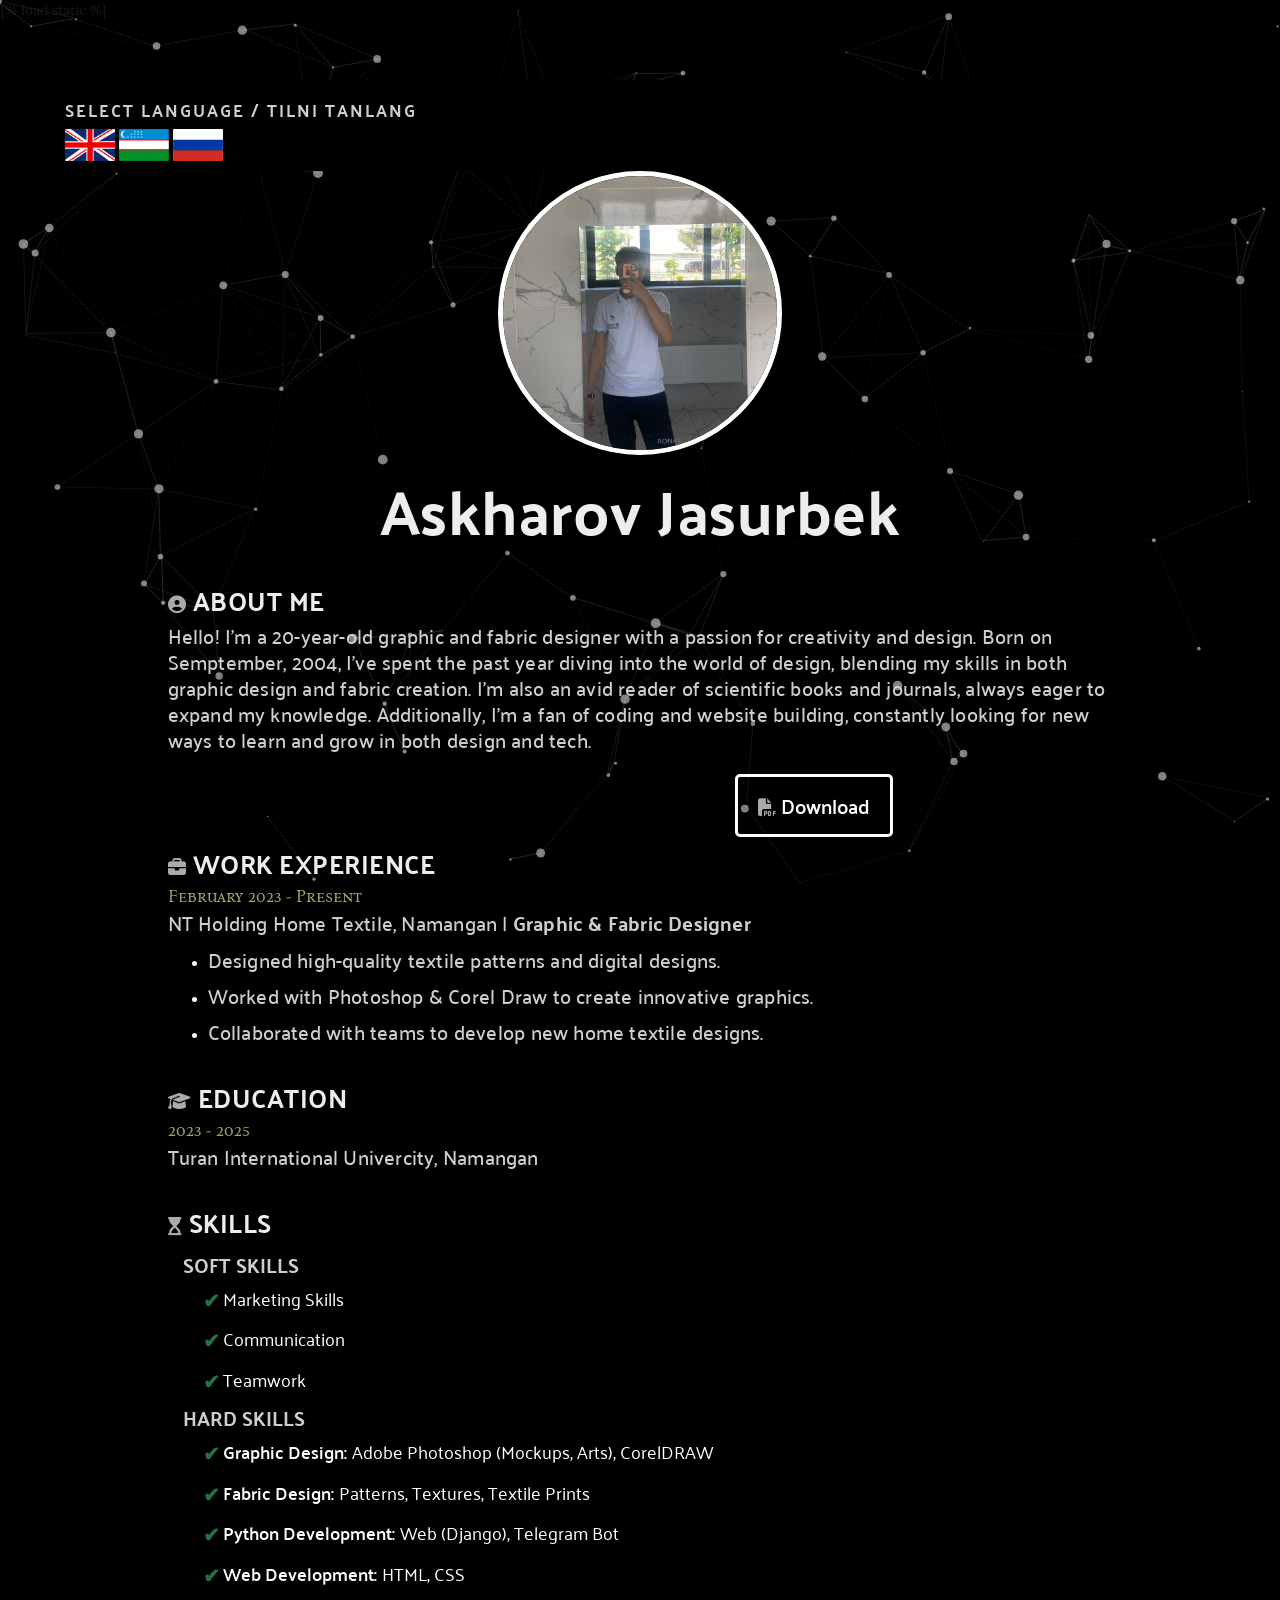
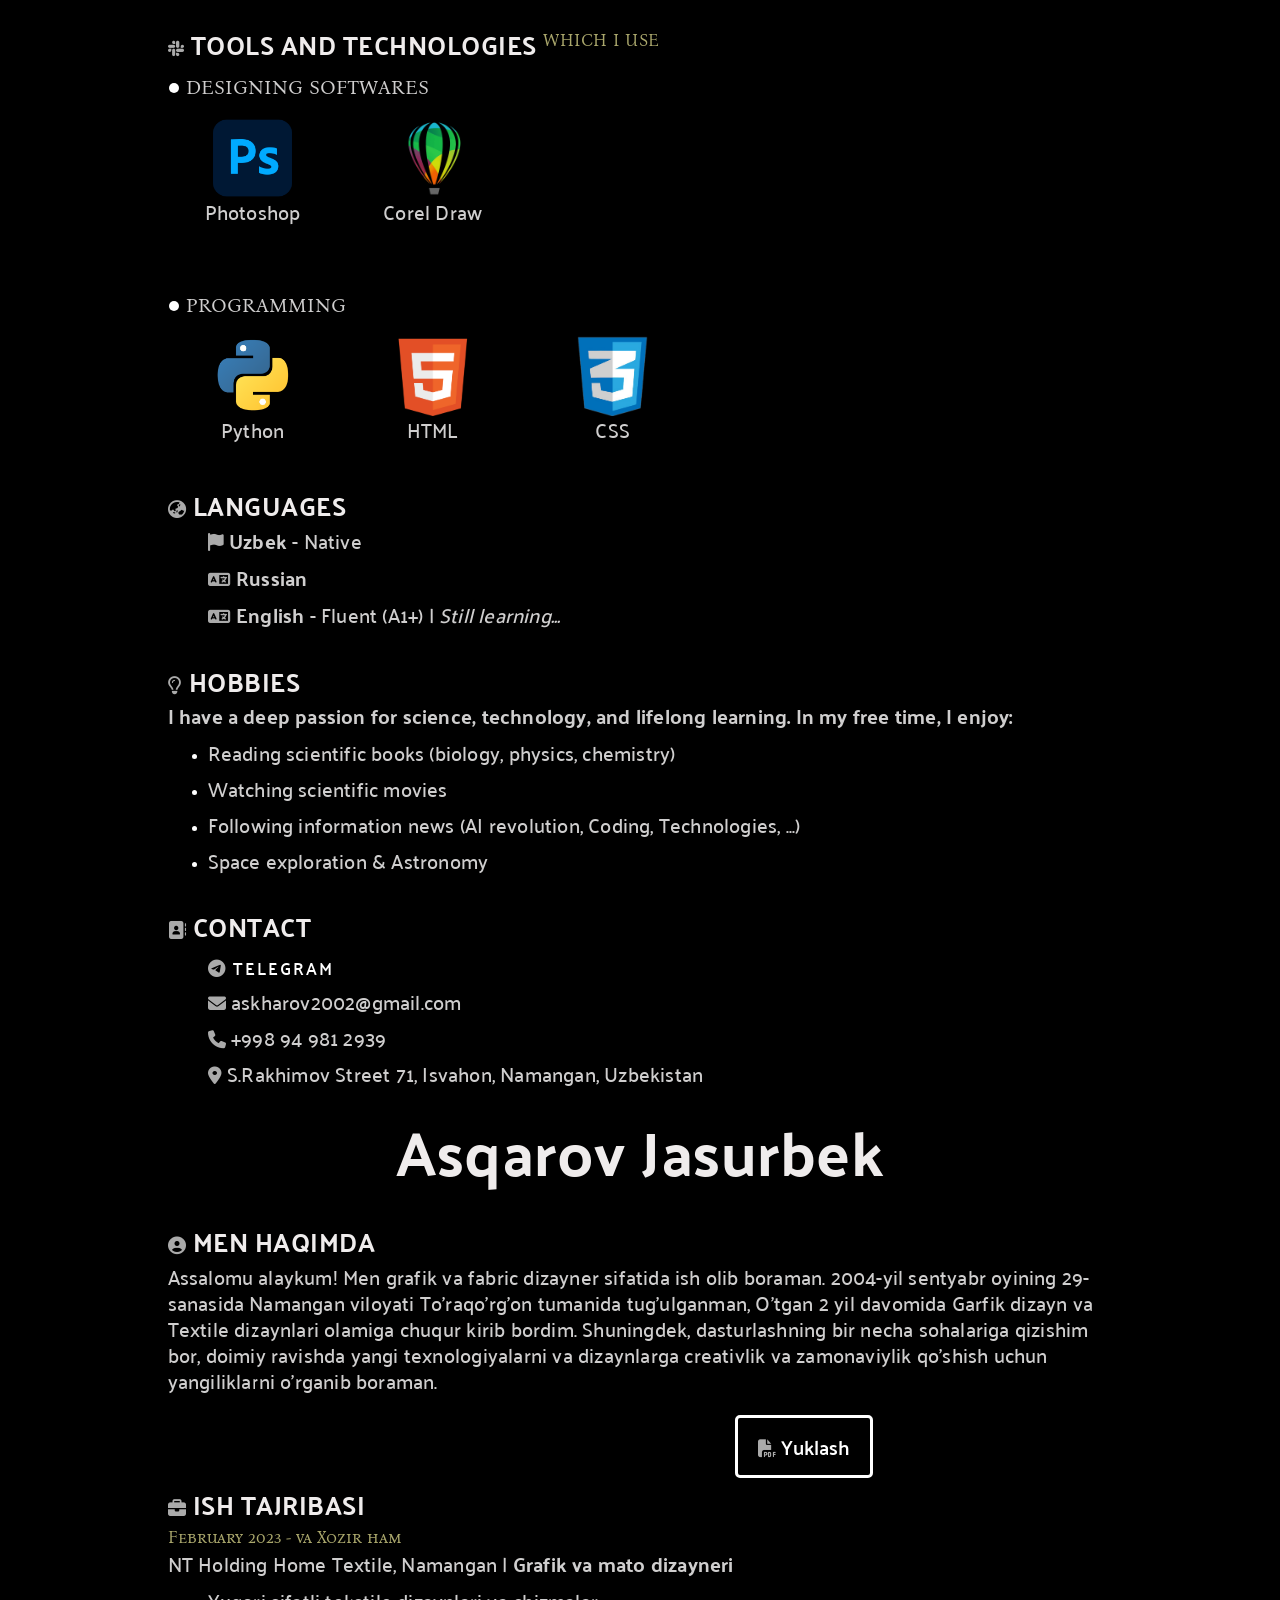
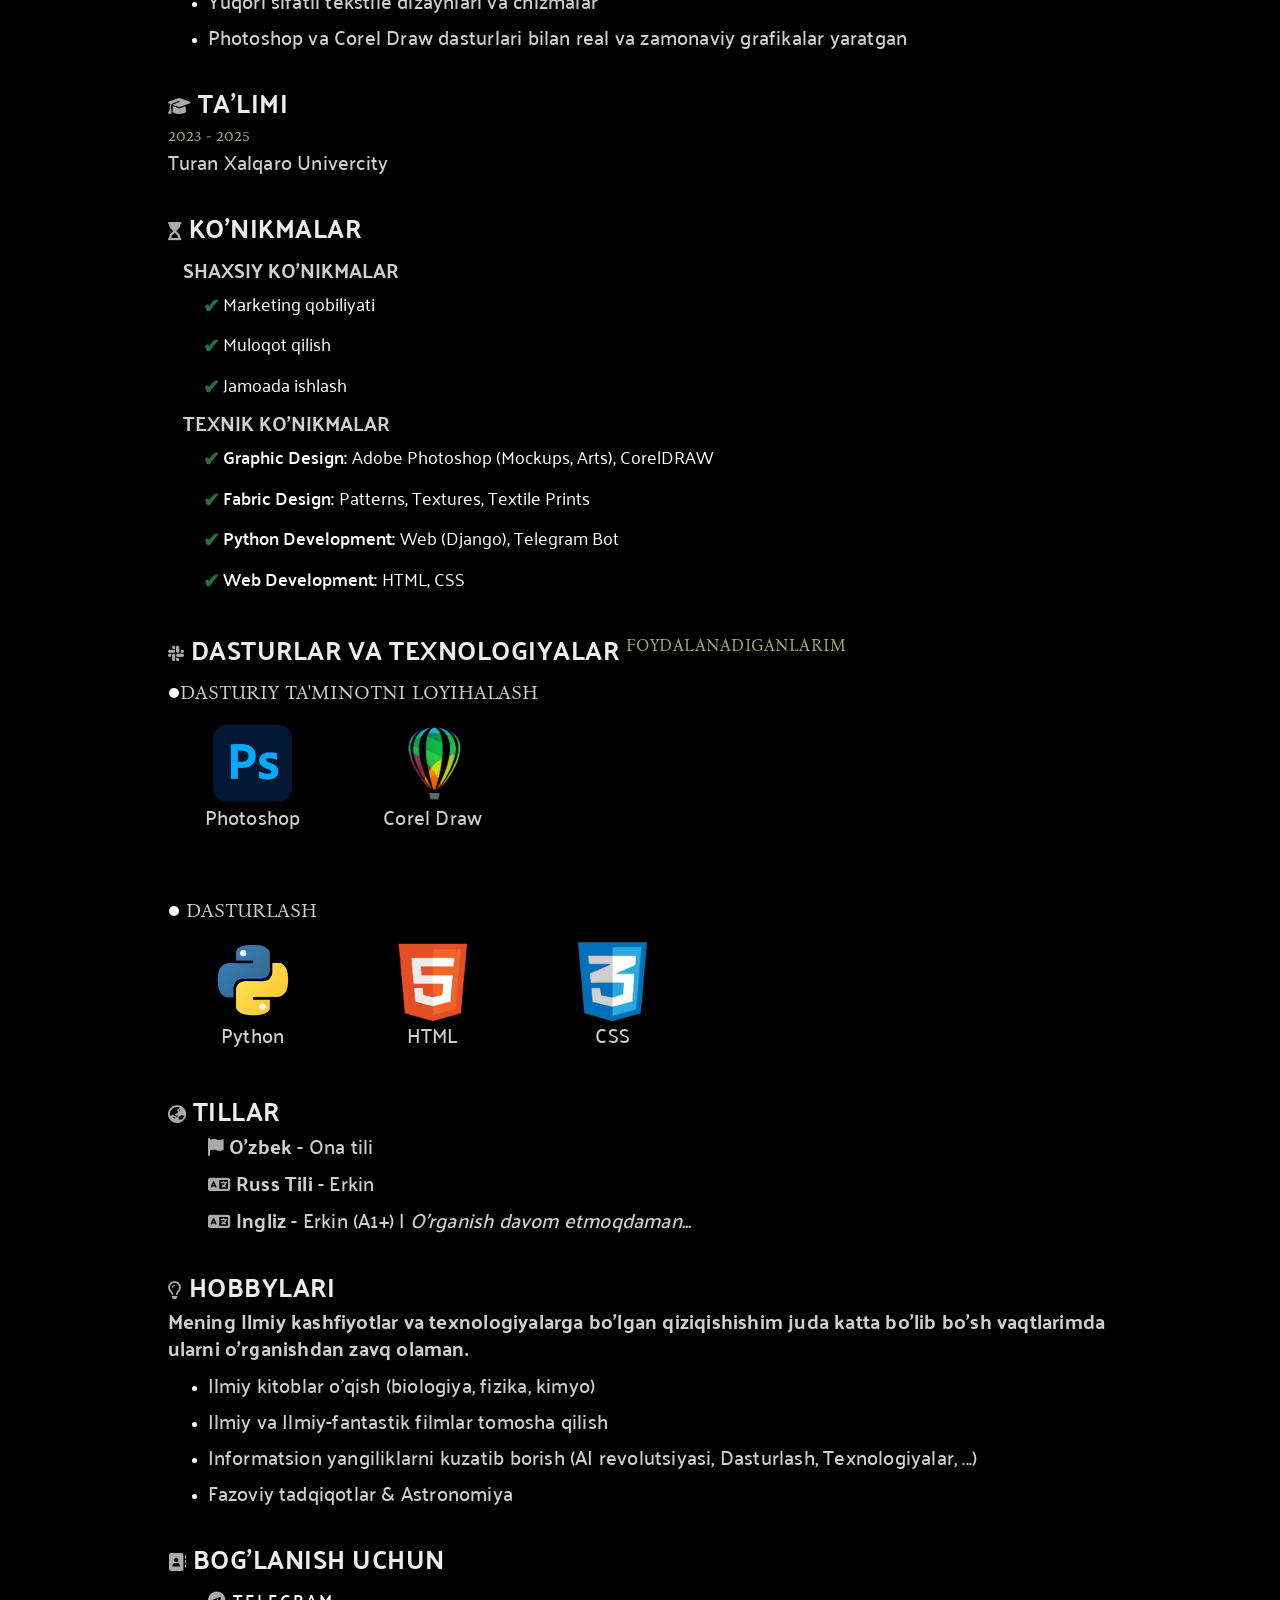
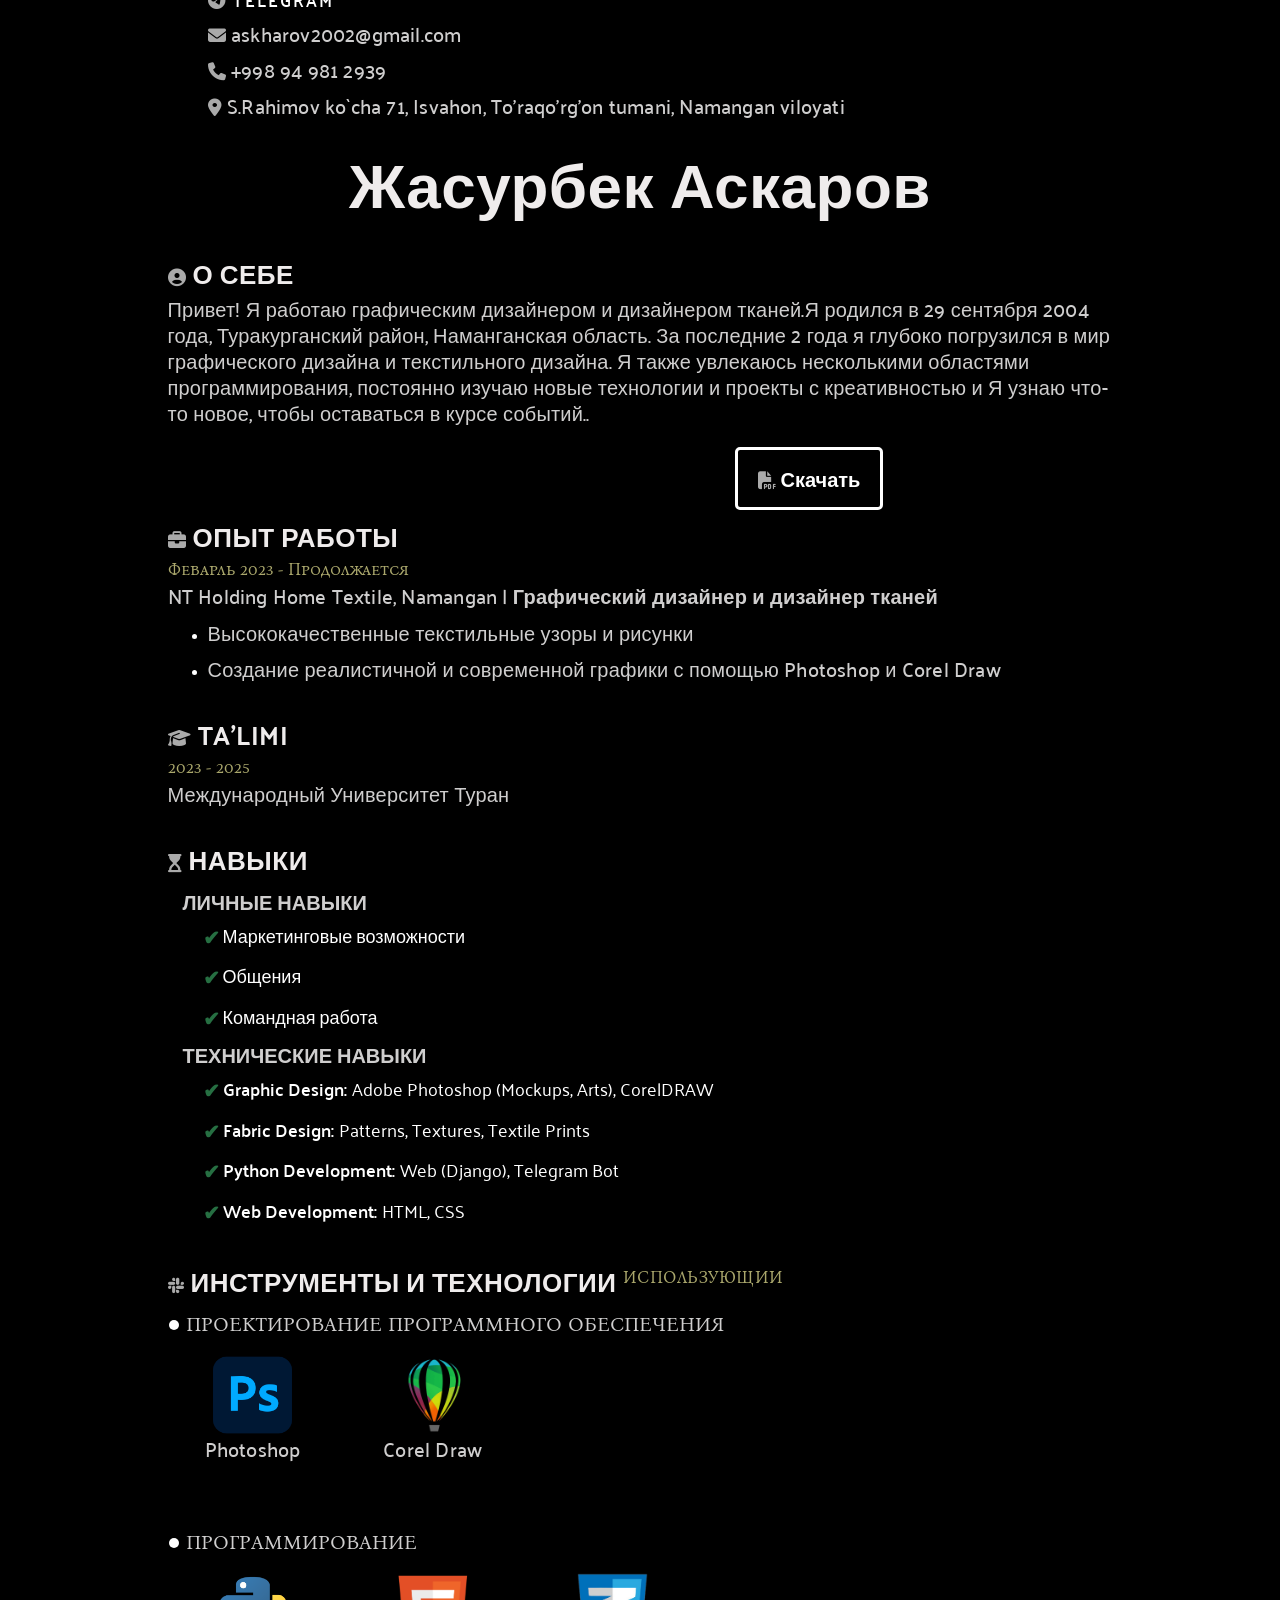
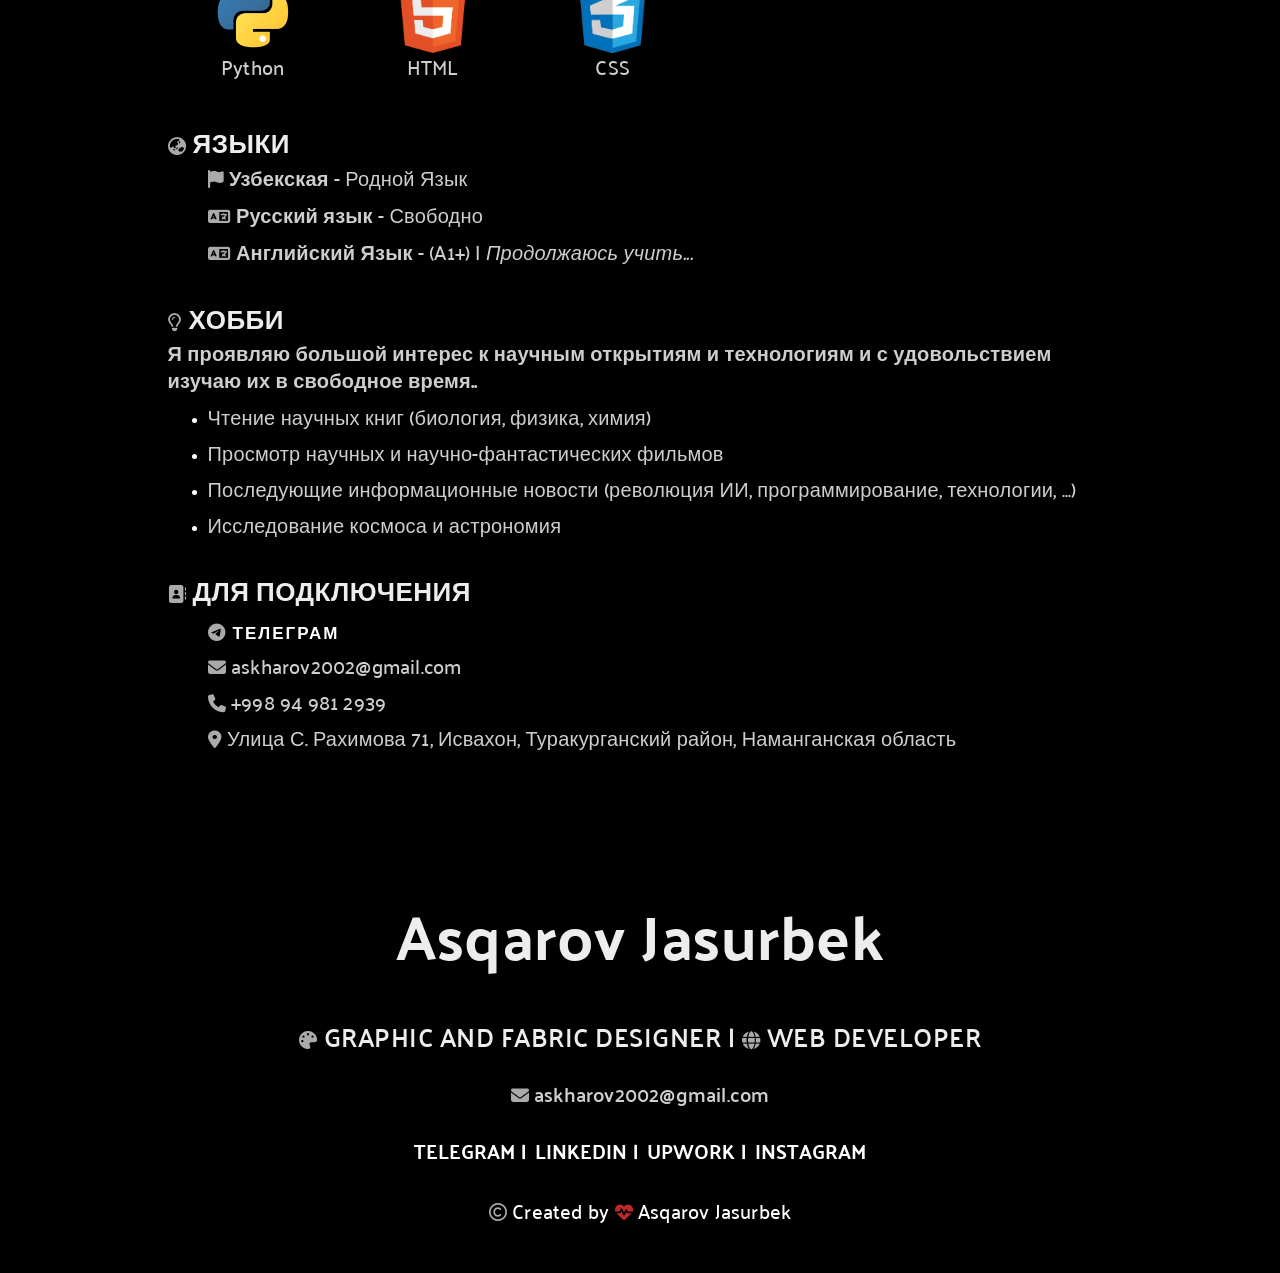
<file: index.html>
<!DOCTYPE html>
<html lang="en">
<head>
    {% load static %}
    <meta charset="UTF-8">
    <meta http-equiv="X-UA-Compatible" content="IE=Edge">
    <meta name="description" content="">
    <meta name="keywords" content="">
    <meta name="author" content="">
    <meta name="viewport" content="width=device-width, initial-scale=1, maximum-scale=1">
    <title>Askarov Jasurbek | Graphic Designer</title>

    <link rel="stylesheet" href="static/css/bootstrap.min.css">
    <link rel="stylesheet" href="static/css/font-awesome.min.css">
    <link rel="stylesheet" href="static/css/magnific-popup.css">

    <link rel="icon" type="image/png" sizes="16x16" href="static/images/favicon-16x16.png">
    <link rel="icon" type="image/png" sizes="32x32" href="static/images/favicon-32x32.png">
    <link rel="icon" type="image/png" sizes="72x72" href="static/images/favicon-72x72.png">

<!-- Main css -->
    <link rel="stylesheet" href="static/css/style.css">
    <link href="https://fonts.googleapis.com/css?family=Lora|Merriweather:300,400" rel="stylesheet">
    <link rel="stylesheet" href="https://cdnjs.cloudflare.com/ajax/libs/font-awesome/6.4.2/css/all.min.css">
    <link href="https://fonts.googleapis.com/css2?family=Bona+Nova+SC:ital,wght@0,400;0,700;1,400&family=Palanquin:wght@100;200;300;400;500;600;700&display=swap" rel="stylesheet">

</head>

<body>
    <section id="about">
     <div class="overlay"></div>
     <div id="particles-js"></div>
     <div class="container">
          <div class="row">
               <div class="lang-box">
                    <h4 style="font-weight: bold;">Select Language / Tilni tanlang</h4>
                    <a href="#en"><img class="flag" src="static/images/en_flag.png" alt="English"></a>
                    <a href="#uz"><img class="flag" src="static/images/uz_flag.png" alt="Uzbek"></a>
                    <a href="#ru"><img class="flag" src="static/images/ru_flag.jpg" alt="Russian"></a>
               </div>               
               <div class="col-md-offset-1 col-md-10 col-sm-12">

                    <a href="static/images/profile_img.jpg" class="image-popup">
                         <img src="static/images/profile_img.jpg" class="profile-img" alt="Gallery Image">
                    </a>

                    <h1 id="en">Askharov Jasurbek</h1>
                    <h3><i class="fa-solid fa-circle-user"></i> About me</h3>
                    <p style="margin-bottom: 40px;">Hello! I'm a 20-year-old graphic and fabric designer with a passion for creativity and design. 
                         Born on Semptember, 2004, I've spent the past year diving into the world of design, blending my skills in both graphic design 
                         and fabric creation. I'm also an avid reader of scientific books and journals, always eager to expand my knowledge. 
                         Additionally, I'm a fan of coding and website building, constantly looking for new ways to learn and grow in both design 
                         and tech.</p>
                    <a href="static/images/_OceanofPDF.com_Bright_-_Pimwana_Duanwad.pdf" download class="btn-download" blank="true">
                         <i class="fa-solid fa-file-pdf"></i> Download
                    </a>
               </div>
               <div class="col-md-offset-1 col-md-10 col-sm-12">	
                    <h3><i class="fa-solid fa-briefcase"></i> Work experience</h3>
                    <span>February 2023 - Present</span>
                    <p>NT Holding Home Textile, Namangan | <strong>Graphic & Fabric Designer</strong></p>
                    <ul style="color: white;">
                         <li><p>Designed high-quality textile patterns and digital designs.</p></li>
                         <li><p>Worked with Photoshop & Corel Draw to create innovative graphics.</p></li>
                         <li><p>Collaborated with teams to develop new home textile designs.</p></li>
                    </ul>
               </div>
               <div class="col-md-offset-1 col-md-10 col-sm-12">	
                    <h3><i class="fa-solid fa-graduation-cap"></i> Education</h3>
                    <span>2023 - 2025</span>
                    <p>Turan International Univercity, Namangan</p>
               </div>
               <div class="col-md-offset-1 col-md-10 col-sm-12 hs-skills">	
                    <h3><i class="fa-solid fa-hourglass-start"></i> Skills</h3>
                    <h4 style="font-weight: bold; font-size: 20px; letter-spacing: 0;">Soft Skills</h4>
                    <ul>
                         <li>Marketing Skills</li>
                         <li>Communication</li>
                         <li>Teamwork</li>
                    </ul>
                    <h4 style="font-weight: bold; font-size: 20px; letter-spacing: 0;">Hard Skills</h4>
                    <ul>
                         <li><strong>Graphic Design:</strong> Adobe Photoshop (Mockups, Arts), CorelDRAW</li>
                         <li><strong>Fabric Design:</strong> Patterns, Textures, Textile Prints</li>
                         <li><strong>Python Development:</strong> Web (Django), Telegram Bot</li>
                         <li><strong>Web Development:</strong> HTML, CSS</li>
                    </ul>
               </div>
               <div class="col-md-offset-1 col-md-10 col-sm-12">	
                    <h3><i class="fa-brands fa-slack"></i> Tools and Technologies <sup><span>Which I use</span></sup></h3>
                    <h4 class="title">
                         <svg width="12" height="12"><circle cx="6" cy="6" r="5" fill="white" /></svg>
                       Designing Softwares</h4>
                    <div class="skill-box">
                         <div class="skill">
                              <img src="static/images/photoshop.png" alt="">
                              <p>Photoshop</p>
                         </div>
                         <div class="skill">
                              <img src="static/images/corel-draw.png" alt="">
                              <p>Corel Draw</p>
                         </div>
                    </div>
                    <div class="mygap"></div>
                    <h4 class="title"><svg width="12" height="12"><circle cx="6" cy="6" r="5" fill="white" /></svg>
                         Programming</h4>
                    <div class="skill-box">
                         <div class="skill">
                              <img src="static/images/python.png" alt="">
                              <p>Python</p>
                         </div>
                         <div class="skill">
                              <img src="static/images/html.png" alt="">
                              <p>HTML</p>
                         </div>
                         <div class="skill">
                              <img src="static/images/css.png" alt="">
                              <p>CSS</p>
                         </div>
                    </div>
               </div>
               <div class="col-md-offset-1 col-md-10 col-sm-12">	
                    <h3><i class="fa-solid fa-earth-asia"></i> Languages</h3>
                    <ul style="color: white;list-style: none;" class="language-list">
                         <li><p><i class="fa-solid fa-flag"></i> <strong>Uzbek</strong> - Native</p></li>
                         <li><p><i class="fa-solid fa-language"></i> <strong>Russian</strong></em></p></li>
                         <li><p><i class="fa-solid fa-language"></i> <strong>English</strong> - Fluent (A1+) | <em>Still learning...</em></p></li>
                    </ul>
               </div>
               <div class="col-md-offset-1 col-md-10 col-sm-12">	
                    <h3><i class="fa-regular fa-lightbulb"></i> Hobbies</h3>
                    <p><strong>I have a deep passion for science, technology, and lifelong learning. In my free time, I enjoy:</strong></p>
                    <ul style="color: white;">
                         <li><p>Reading scientific books (biology, physics, chemistry)</p></li>
                         <li><p>Watching scientific movies</p></li>
                         <li><p>Following information news (AI revolution, Coding, Technologies, ...)</p></li>
                         <li><p>Space exploration & Astronomy</p></li>
                    </ul>
               </div>
               <div class="col-md-offset-1 col-md-10 col-sm-12">	
                    <h3><i class="fa-solid fa-address-book"></i> Contact</h3>
                    <ul style="color: white; list-style: none;">
                         <li><h4><a href="https://t.me/hhxh29" target="_blank"><i class="fa-brands fa-telegram"></i> Telegram</a></h4></li>
                         <li><p><i class="fa-solid fa-envelope"></i> askharov2002@gmail.com</p></li>
                         <li><p class="call"><i class="fa-solid fa-phone fa-shake"></i>  +998 94 981 2939 </p></li>
                         <li><p><i class="fa-solid fa-location-dot"></i> S.Rakhimov Street 71, Isvahon, Namangan, Uzbekistan </p></li>
                    </ul>
               </div>

               <div class="col-md-offset-1 col-md-10 col-sm-12">

                    <h1 id="uz">Asqarov Jasurbek</h1>
                    <h3><i class="fa-solid fa-circle-user"></i> Men Haqimda</h3>
                    <p style="margin-bottom: 40px;">Assalomu alaykum! Men grafik va fabric dizayner sifatida ish olib boraman. 
                         2004-yil sentyabr oyining 29-sanasida Namangan viloyati To'raqo'rg'on tumanida 
                         tug'ulganman, O'tgan 2 yil davomida Garfik dizayn va Textile dizaynlari olamiga chuqur kirib bordim. 
                         Shuningdek, dasturlashning bir necha sohalariga qizishim bor, doimiy ravishda yangi texnologiyalarni va dizaynlarga creativlik va 
                         zamonaviylik qo'shish uchun yangiliklarni o'rganib boraman.</p>
                    <a href="static/images/_OceanofPDF.com_Bright_-_Pimwana_Duanwad.pdf/" download class="btn-download" blank="true">
                         <i class="fa-solid fa-file-pdf"></i> Yuklash
                    </a>
               </div>
               <div class="col-md-offset-1 col-md-10 col-sm-12">	
                    <h3><i class="fa-solid fa-briefcase"></i> Ish tajribasi</h3>
                    <span>February 2023 - va Xozir ham</span>
                    <p>NT Holding Home Textile, Namangan | <strong>Grafik va mato dizayneri</strong></p>
                    <ul style="color: white;">
                         <li><p>Yuqori sifatli tekstile dizaynlari va chizmalar</p></li>
                         <li><p>Photoshop va Corel Draw dasturlari bilan real va zamonaviy grafikalar yaratgan</p></li>
                    </ul>
               </div>
               <div class="col-md-offset-1 col-md-10 col-sm-12">	
                    <h3><i class="fa-solid fa-graduation-cap"></i> Ta'limi</h3>
                    <span>2023 - 2025</span>
                    <p>Turan Xalqaro Univercity</p>
               </div>
               <div class="col-md-offset-1 col-md-10 col-sm-12 hs-skills">	
                    <h3><i class="fa-solid fa-hourglass-start"></i> Ko'nikmalar</h3>
                    <h4 style="font-weight: bold; font-size: 20px; letter-spacing: 0;">Shaxsiy ko'nikmalar</h4>
                    <ul>
                         <li>Marketing qobiliyati</li>
                         <li>Muloqot qilish</li>
                         <li>Jamoada ishlash</li>
                    </ul>
                    <h4 style="font-weight: bold; font-size: 20px; letter-spacing: 0;">Texnik ko'nikmalar</h4>
                    <ul>
                         <li><strong>Graphic Design:</strong> Adobe Photoshop (Mockups, Arts), CorelDRAW</li>
                         <li><strong>Fabric Design:</strong> Patterns, Textures, Textile Prints</li>
                         <li><strong>Python Development:</strong> Web (Django), Telegram Bot</li>
                         <li><strong>Web Development:</strong> HTML, CSS</li>
                    </ul>
               </div>
               <div class="col-md-offset-1 col-md-10 col-sm-12">	
                    <h3><i class="fa-brands fa-slack"></i> Dasturlar va texnologiyalar <sup><span>Foydalanadiganlarim</span></sup></h3>
                    <h4 class="title">
                         <svg width="12" height="12"><circle cx="6" cy="6" r="5" fill="white" /></svg>Dasturiy ta'minotni loyihalash</h4>
                    <div class="skill-box">
                         <div class="skill">
                              <img src="static/images/photoshop.png" alt="">
                              <p>Photoshop</p>
                         </div>
                         <div class="skill">
                              <img src="static/images/corel-draw.png" alt="">
                              <p>Corel Draw</p>
                         </div>
                    </div>
                    <div class="mygap"></div>
                    <h4 class="title"><svg width="12" height="12"><circle cx="6" cy="6" r="5" fill="white" /></svg>
                        Dasturlash</h4>
                    <div class="skill-box">
                         <div class="skill">
                              <img src="static/images/python.png" alt="">
                              <p>Python</p>
                         </div>
                         <div class="skill">
                              <img src="static/images/html.png" alt="">
                              <p>HTML</p>
                         </div>
                         <div class="skill">
                              <img src="static/images/css.png" alt="">
                              <p>CSS</p>
                         </div>
                    </div>
               </div>
               <div class="col-md-offset-1 col-md-10 col-sm-12">	
                    <h3><i class="fa-solid fa-earth-asia"></i> Tillar</h3>
                    <ul style="color: white;list-style: none;" class="language-list">
                         <li><p><i class="fa-solid fa-flag"></i> <strong>O'zbek</strong> - Ona tili</p></li>
                         <li><p><i class="fa-solid fa-language"></i> <strong>Russ Tili</strong> - Erkin </em></p></li>
                         <li><p><i class="fa-solid fa-language"></i> <strong>Ingliz</strong> - Erkin (A1+) | <em>O'rganish davom etmoqdaman...</em></p></li>
                    </ul>
               </div>
               <div class="col-md-offset-1 col-md-10 col-sm-12">	
                    <h3><i class="fa-regular fa-lightbulb"></i> Hobbylari</h3>
                    <p><strong>Mening Ilmiy kashfiyotlar va texnologiyalarga bo'lgan qiziqishishim juda  katta bo'lib bo'sh vaqtlarimda ularni o'rganishdan zavq olaman.</strong></p>
                    <ul style="color: white;">
                         <li><p>Ilmiy kitoblar o'qish (biologiya, fizika, kimyo)</p></li>
                         <li><p>Ilmiy va Ilmiy-fantastik filmlar tomosha qilish</p></li>
                         <li><p>Informatsion yangiliklarni kuzatib borish (AI revolutsiyasi, Dasturlash, Texnologiyalar, ...)</p></li>
                         <li><p>Fazoviy tadqiqotlar & Astronomiya</p></li>
                    </ul>
               </div>
               <div class="col-md-offset-1 col-md-10 col-sm-12">	
                    <h3><i class="fa-solid fa-address-book"></i> Bog'lanish uchun</h3>
                    <ul style="color: white; list-style: none;">
                         <li><h4><a href="https://t.me/m_dehkanaliev" target="_blank"><i class="fa-brands fa-telegram"></i> Telegram</a></h4></li>
                         <li><p><i class="fa-solid fa-envelope"></i> askharov2002@gmail.com</p></li>
                         <li><p class="call"><i class="fa-solid fa-phone fa-shake"></i> +998 94 981 2939 </p></li>
                         <li><p><i class="fa-solid fa-location-dot"></i> S.Rahimov ko`cha 71, Isvahon, To'raqo'rg'on tumani, Namangan viloyati</p></li>
                    </ul>
               </div>


               <div class="col-md-offset-1 col-md-10 col-sm-12">

                <h1 id="ru">Жасурбек Аскаров </h1>
                <h3><i class="fa-solid fa-circle-user"></i> О Себе</h3>
                <p style="margin-bottom: 40px;">Привет! Я работаю графическим дизайнером и дизайнером тканей.Я родился в 
                    29 сентября 2004 года, Туракурганский район, Наманганская область.
                    За последние 2 года я глубоко погрузился в мир графического дизайна и текстильного дизайна.
                    Я также увлекаюсь несколькими областями программирования, постоянно изучаю новые технологии и проекты с креативностью и
                    Я узнаю что-то новое, чтобы оставаться в курсе событий..</p>
                <a href="static/images/_OceanofPDF.com_Bright_-_Pimwana_Duanwad.pdf" download class="btn-download" blank="true">
                     <i class="fa-solid fa-file-pdf"></i> Скачать
                </a>
           </div>
           <div class="col-md-offset-1 col-md-10 col-sm-12">	
                <h3><i class="fa-solid fa-briefcase"></i> Опыт работы</h3>
                <span>Феварль 2023 - Продолжается</span>
                <p>NT Holding Home Textile, Namangan | <strong>Графический дизайнер и дизайнер тканей</strong></p>
                <ul style="color: white;">
                     <li><p>Высококачественные текстильные узоры и рисунки</p></li>
                     <li><p>Создание реалистичной и современной графики с помощью Photoshop и Corel Draw</p></li>
                </ul>
           </div>
           <div class="col-md-offset-1 col-md-10 col-sm-12">	
                <h3><i class="fa-solid fa-graduation-cap"></i> Ta'limi</h3>
                <span>2023 - 2025</span>
                <p>Международный Университет Туран</p>
           </div>
           <div class="col-md-offset-1 col-md-10 col-sm-12 hs-skills">	
                <h3><i class="fa-solid fa-hourglass-start"></i> Навыки</h3>
                <h4 style="font-weight: bold; font-size: 20px; letter-spacing: 0;">Личные навыки</h4>
                <ul>
                     <li>Маркетинговые возможности</li>
                     <li>Общения</li>
                     <li>Командная работа</li>
                </ul>
                <h4 style="font-weight: bold; font-size: 20px; letter-spacing: 0;">Технические навыки</h4>
                <ul>
                     <li><strong>Graphic Design:</strong> Adobe Photoshop (Mockups, Arts), CorelDRAW</li>
                     <li><strong>Fabric Design:</strong> Patterns, Textures, Textile Prints</li>
                     <li><strong>Python Development:</strong> Web (Django), Telegram Bot</li>
                     <li><strong>Web Development:</strong> HTML, CSS</li>
                </ul>
           </div>
           <div class="col-md-offset-1 col-md-10 col-sm-12">	
                <h3><i class="fa-brands fa-slack"></i> Инструменты и технологии <sup><span>Использующии</span></sup></h3>
                <h4 class="title">
                     <svg width="12" height="12"><circle cx="6" cy="6" r="5" fill="white" /></svg>
                     Проектирование программного обеспечения</h4>
                <div class="skill-box">
                     <div class="skill">
                          <img src="static/images/photoshop.png" alt="">
                          <p>Photoshop</p>
                     </div>
                     <div class="skill">
                          <img src="static/images/corel-draw.png" alt="">
                          <p>Corel Draw</p>
                     </div>
                </div>
                <div class="mygap"></div>
                <h4 class="title"><svg width="12" height="12"><circle cx="6" cy="6" r="5" fill="white" /></svg>
                     Программирование</h4>
                <div class="skill-box">
                     <div class="skill">
                          <img src="static/images/python.png" alt="">
                          <p>Python</p>
                     </div>
                     <div class="skill">
                          <img src="static/images/html.png" alt="">
                          <p>HTML</p>
                     </div>
                     <div class="skill">
                          <img src="static/images/css.png" alt="">
                          <p>CSS</p>
                     </div>
                </div>
           </div>
           <div class="col-md-offset-1 col-md-10 col-sm-12">	
                <h3><i class="fa-solid fa-earth-asia"></i> Языки</h3>
                <ul style="color: white;list-style: none;" class="language-list">
                     <li><p><i class="fa-solid fa-flag"></i> <strong>Узбекская</strong> - Родной Язык</p></li>
                     <li><p><i class="fa-solid fa-language"></i> <strong>Русский язык</strong> - Свободно </em></p></li>
                     <li><p><i class="fa-solid fa-language"></i> <strong>Английский Язык</strong> - (A1+) | <em>Продолжаюсь учить...</em></p></li>
                </ul>
           </div>
           <div class="col-md-offset-1 col-md-10 col-sm-12">	
                <h3><i class="fa-regular fa-lightbulb"></i> Хобби</h3>
                <p><strong>Я проявляю большой интерес к научным открытиям и технологиям и с удовольствием изучаю их в свободное время..</strong></p>
                <ul style="color: white;">
                     <li><p>Чтение научных книг (биология, физика, химия)</p></li>
                     <li><p>Просмотр научных и научно-фантастических фильмов</p></li>
                     <li><p>Последующие информационные новости (революция ИИ, программирование, технологии, ...)</p></li>
                     <li><p>Исследование космоса и астрономия</p></li>
                </ul>
           </div>
           <div class="col-md-offset-1 col-md-10 col-sm-12">	
                <h3><i class="fa-solid fa-address-book"></i> Для подключения</h3>
                <ul style="color: white; list-style: none;">
                     <li><h4><a href="https://t.me/hhxh29" target="_blank"><i class="fa-brands fa-telegram"></i> Телеграм</a></h4></li>
                     <li><p><i class="fa-solid fa-envelope"></i> askharov2002@gmail.com</p></li>
                     <li><p class="call"><i class="fa-solid fa-phone fa-shake"></i> +998 94 981 2939 </p></li>
                     <li><p><i class="fa-solid fa-location-dot"></i> Улица С. Рахимова 71, Исвахон, Туракурганский район, Наманганская область</p></li>
                </ul>
           </div>
          </div>
     </div>
</section>

<footer>
    <div class="container">
         <div class="row">
              <h1>Asqarov Jasurbek</h1>
              <h3><i class="fa-solid fa-palette"></i> Graphic and Fabric Designer | <i class="fa-solid fa-globe"></i> Web Developer</h3>
              <p class="email"><i class="fa-solid fa-envelope"></i>  askharov2002@gmail.com</p>
              <div class="link-box">
                   <a href="https://t.me/hhxh29" target="_blank">TELEGRAM</a><span>|</span>
                   <a href="#">LINKEDIN</a><span>|</span>
                   <a href="https://www.upwork.com/freelancers/~01beee891a0bf1c083" target="_blank">UPWORK</a><span>|</span>
                   <a href="https://instagram.com/askharovv.23" target="_blank">INSTAGRAM</a>
              </div>
              <p class="copyright"><i class="fa-regular fa-copyright"></i> Created by <i class="fa-solid fa-heart-pulse fa-beat-fade"></i> Asqarov Jasurbek</p>      
         </div>
    </div>
</footer>

    <script src="static/js/jquery.js"></script>
    <script src="static/js/bootstrap.min.js"></script>
    <script src="static/js/particles.min.js"></script>
    <script src="static/js/app.js"></script>
    <script src="static/js/jquery.parallax.js"></script>
    <script src="static/js/custom.js"></script>
    <script src="static/js/random_bg.js"></script>
    <script src="static/js/jquery.magnific-popup.min.js"></script>
    <script src="static/js/magnific-popup-options.js"></script>
    <script src="static/js/smoothscroll.js"></script>

</body>
</html>
</file>
<file: static/css/style.css>
body {
		background: #000000;
    font-family: 'Lora', serif;
    font-style: normal;
		font-weight: 300;
    overflow-x: hidden;
}


/*---------------------------------------
    Typorgraphy              
-----------------------------------------*/

h1,h2,h3,h4,h5,h6 {
  font-family: 'Palanquin', sans-serif;
  font-style: normal;
  letter-spacing: 0.5px;
  text-transform: uppercase;
  color: rgb(239, 236, 236);
}

h1 {
    font-size: 62px;
    padding-bottom: 14px;
    margin-bottom: 0px;
    text-transform: capitalize;
    font-weight: 900;
}

h2 {
  font-size: 32px;
  font-weight: 700;
}

h2,h3 {
  padding-bottom: 6px;
  font-weight: 800;
}

h3 {
  font-size: 26px;
}

h4 {
  color: #cfcece;
  font-size: 17px;
  font-weight: normal;
  letter-spacing: 2px;
}
h5{
  color: #D3D3D3;
  font-weight: bold;
  margin-top: -12px;
  margin-bottom: 20px;
  font-size: 15px;
  text-transform: capitalize;
}

p {
    color: #cfcece;
    font-size: 20px;
    font-family: 'Palanquin', sans-serif;
    font-weight: 500;
    line-height: 26px;
    letter-spacing: 0.2px;
}

.btn-success:focus {
  background-color: #000;
  border-color: transparent;
}


/*---------------------------------------
    General               
-----------------------------------------*/

html{
  -webkit-font-smoothing: antialiased;
}
button{
  font-family: 'Palanquin', sans-serif;
}
a {
  color: #ffffff;
  font-family: 'Palanquin', sans-serif;
  font-weight: 600;
  -webkit-transition: 0.5s;
  -o-transition: 0.5s;
  transition: 0.5s;
  text-decoration: none !important;
}
a:hover, a:active, a:focus {
  color: #e7db82;
  outline: none;
}

* {
  -webkit-box-sizing: border-box;
  -moz-box-sizing: border-box;
  box-sizing: border-box;
}

*:before,
*:after {
  -webkit-box-sizing: border-box;
  -moz-box-sizing: border-box;
  box-sizing: border-box;
}

#about, 
#gallery,
#contact,
#blog, 
#blog-single-post {
  padding-top: 60px;
  padding-bottom: 80px;
}

.main-about,
.main-single-post,
.main-gallery,
.main-contact {
  height: 65vh;
}

.overlay {
  background: rgba(0,0,0,0.5 );
  width: 100%;
  height: 100vh;
  position: absolute;
  top: 0;
  left: 0;
  right: 0;
  bottom: 0;
}

.parallax-section {
  background-attachment: fixed !important;
  background-size: cover !important;
  overflow: hidden;
}


/*---------------------------------------
    Preloader section              
-----------------------------------------*/

.preloader {
  position: fixed;
  top: 0;
  left: 0;
  width: 100%;
  height: 100%;
  z-index: 99999;
  display: flex;
  flex-flow: row nowrap;
  justify-content: center;
  align-items: center;
  background: none repeat scroll 0 0 #000000;
}

.sk-spinner-wordpress.sk-spinner {
  background-color: #bfba55;
  width: 40px;
  height: 40px;
  border-radius: 40px;
  position: relative;
  -webkit-animation: sk-innerCircle 1s linear infinite;
  animation: sk-innerCircle 1s linear infinite; 
}

.sk-spinner-wordpress .sk-inner-circle {
  display: block;
  background-color: #000000;
  width: 16px;
  height: 16px;
  position: absolute;
  border-radius: 8px;
  top: 5px;
  left: 5px; 
}

@-webkit-keyframes sk-innerCircle {
  0% {
    -webkit-transform: rotate(0);
            transform: rotate(0); }

  100% {
    -webkit-transform: rotate(360deg);
            transform: rotate(360deg); } }

@keyframes sk-innerCircle {
  0% {
    -webkit-transform: rotate(0);
            transform: rotate(0); }

  100% {
    -webkit-transform: rotate(360deg);
            transform: rotate(360deg); } }



/*---------------------------------------
    Main Navigation             
-----------------------------------------*/
.navbar {
  background-color: #000000;
  border: #000;
}
.navbar-default {
    background: #000000;
    margin: 0 !important;
    padding: 18px 0;
}

.navbar-default .navbar-brand {
  color: #ffffff;
  font-family: 'Merriweather', serif;
  font-weight: bold;
  text-transform: uppercase;
  letter-spacing: 4px;
  margin: 0;
}

.navbar-default .navbar-nav li a {
    color: #ffffff;
    font-size: 16px;
    letter-spacing: 1px;
    font-family: 'Palanquin', sans-serif;
    font-weight: 600;
    text-transform: uppercase;
    -webkit-transition: all 0.4s ease-in-out;
    transition: all 0.4s ease-in-out;
    padding-right: 22px;
    padding-left: 22px;
}

.navbar-default .navbar-nav > li a:hover {
    color: #ece88e !important;
}

.navbar-default .navbar-nav > li > a:hover,
.navbar-default .navbar-nav > li > a:focus {
    color: #b1ac5a;
    background-color: transparent;
}

.navbar-default .navbar-nav li a:hover,
 .navbar-default .navbar-nav .active > a {
    color:  #b1ac5a;
  }
.navbar-default .navbar-nav > .active > a,
.navbar-default .navbar-nav > .active > a:hover,
.navbar-default .navbar-nav > .active > a:focus {
    color: #c1bc5e;
    background-color: transparent;
}

.navbar-default .navbar-toggle {
     border: none;
     margin-bottom: 10px;
     padding: 15px 0;
  }

.navbar-default .navbar-toggle .icon-bar {
    background: #bfba55;
    border-color: transparent;
  }

.navbar-default .navbar-toggle:hover,
.navbar-default .navbar-toggle:focus { 
  background-color: transparent;
}
.navbar img{
  margin-left: 10%;
  width: 22%;
}

.both-link {
  font-size: 30px;
}



/*---------------------------------------
    Home section              
-----------------------------------------*/

#home {
    background-size: cover;
    background-position: center center;
    color: #ffffff;
    display: -webkit-box;
    display: -webkit-flex;
     display: -ms-flexbox;
    display: flex;
    -webkit-box-align: center;
    -webkit-align-items: center;
    -ms-flex-align: center;
     align-items: center;
    position: relative;
    text-align: center;
}

.main-home {
  width: 100%;
  height: 100vh;
  position: relative;
  overflow: hidden;
  background-size: cover;
  background-position: center;
}

#particles-js {
  position: absolute;
  width: 100%;
  height: 100vh;
  top: 0;
  left: 0;
}

#home h4 {
  color: #cccccc;
  font-size: 20px;
  font-family: 'Palanquin', sans-serif;
  font-weight: 600;
  letter-spacing: 0;
}

#home .btn {
  border: 2px solid #ffffff;
  background: transparent;
  border-radius: 10px;
  color: #ffffff;
  font-size: 18px;
  font-weight: bold;
  letter-spacing: 2px;
  text-transform: uppercase;
  padding: 13px 22px;
  margin-top: 20px;
  transition: all 0.4s ease-in-out;
}

#home .btn:hover {
  background: transparent;
  border-color: #ffffff;
  color: #000000;
  background-color: #fff;
}



/*---------------------------------------
   About section              
-----------------------------------------*/

#about .col-md-6 {
  padding-top: 22px;
  padding-bottom: 32px;
}

#about .col-md-6 img {
  padding: 22px 0px 22px 22px;
}

#about .col-md-4 {
  padding-bottom: 32px;
}

#about .col-md-4 img {
  padding-top: 12px;
}

#about .container .btn-download {
  padding: 10px 20px;
  position: static;
  font-size: 20px;
  border: solid 3px #ffffff;
  color: rgb(255, 255, 255);
  border-radius: 5px;
  color: white;
  margin-left: 60%;
  margin-top: 20px;
  transition: all 0.5s ease-in-out;
}
#about .container .btn-download:hover {  
  background-color: #173f5f;
  
}
#about .container h3{
  margin-bottom: 0;
  margin-top: 30px;
}

#about .container .profile-img {
  width: 30%;
  border-radius: 50%;
  border: solid 5px white;
  box-shadow: 5px 5px 5px transparent;
  display: block;
  margin: auto;
}

#about .container h1 {
  display: block;
  text-align: center;  
}

#about .container span{
  font-family: "Bona Nova SC", serif;
  font-size: 17px;
  font-weight:300;
  color: #aaa76c;
}

#about .skill-box {
  display: flex;
  flex-wrap: wrap;  /* Allows items to wrap */
  align-items: center;  /* Centers items vertically */
  gap: 10px; /* Adds space between skills */
}

#about .skill-box .skill {
  width: 18%; /* Ensures two skills per row */
  align-content: center;
  padding: 10px;
  border-radius: 5px;
}

#about .skill-box img{
  height: 80px;
  align-items: center;
  display: block;
  margin: auto;
}

#about .skill-box p{
  text-align: center;
}

.mygap{
  display: block;
  padding: 20px;
}

.title{
  font-family: "Bona Nova SC", serif;
  letter-spacing: 0cap;
  font-size: 20px;
}
#about sup{
  font-family: serif;
}

.hs-skills ul {
  list-style: none;
  padding-left: 35px;
}

.hs-skills h4 {
  padding-left: 15px;
}

.hs-skills li {
  font-family: 'Palanquin', sans-serif;
  display: flex;
  margin-bottom: 10px;
  font-size: 18px;  /* Ensure readable size */
  color: #FFFFFF;  /* Set text to white */
  font-weight: 400;  /* Medium font weight */
  flex-wrap: wrap;
}

.hs-skills li strong{
  padding-right: 5px;
  font-weight: 600;
  display: inline-block;
}

.hs-skills li::before {
  content: "✔";
  color: #266f42; /* Gold checkmark */
  font-size: 20px;
  font-weight: bold;
  margin-bottom: 2px;
  margin-right: 3px; /* Adds small space */
}

.flag{
  width: 50px;
  align-items: center;
}

.lang-box {
  position: sticky;
  top: 0; /* Sticks when it reaches this point */
  padding: 10px;
  background: #000;
  width: 100%;
  z-index: 10;
}


/*---------------------------------------
   Gallery section              
-----------------------------------------*/

#gallery span {
  display: block;
  padding-bottom: 32px;
}

#gallery .col-md-6 {
  padding: 10px;
  transition: filter 0.7s ease-in-out;
}
#gallery .gallery-thumb {
  background-color: #ffffff;
  cursor: pointer;
  display: block;
  position: relative;
  top: 0px;
  border-radius: 5px; /* Adds rounded corners */
  transition: filter 0.4s ease-in-out, transform 0.4s ease-in-out;
  z-index: 1; /* Default stacking order */
}

/* Apply grayscale to all images when hovering over #gallery */
#gallery .image-box:hover .gallery-thumb {
  filter: grayscale(100%);
  transition: all 0.7s ease-in-out;
}

/* Restore color and scale the hovered image */
#gallery .image-box .col-md-6:hover .gallery-thumb {
  filter: grayscale(0);
  transform: scale(1.1); /* Enlarges image */
  position: relative; /* Ensures stability */
  border-radius: 10px; /* Slightly more rounded */
  z-index: 10; /* Ensures it's above other images */
  transition: all 0.3s ease-in-out;
}

/* Ensure non-hovered images remain behind */
#gallery .image-box .col-md-6:not(:hover) .gallery-thumb {
  position: relative;
  z-index: 1;
}

#gallery .gallery-thumb img {
  width: 100%;
}

#gallery .col-md-12 p {
  padding-top: 22px;
  text-align: center;
}

i{
  font-size: 18px;
  color: #aaa;
  font-weight: bold;
}


/*---------------------------------------
   Blog section              
-----------------------------------------*/

.blog-post-thumb {
  border-bottom: 1px solid #f0f0f0;
  padding-top: 32px;
  padding-bottom: 62px;
  margin-bottom: 32px;
}

.blog-post-thumb:last-child {
  border-bottom: 0px;
  padding-bottom: 32px;
  margin-bottom: 0px;
}

.blog-post-image,
.blog-post-video {
  padding-top: 22px;
  padding-bottom: 22px;
  width: 100%;
}

#about img,
.blog-post-image img {
  border-radius: 1px;
}

.blog-post-title a {
  color: #ffffff;
}

.blog-post-title a:hover {
  color: #bfba55;
}

.blog-post-format {
  padding-bottom: 22px;
}

.blog-post-format span {
  letter-spacing: 0.5px;
  padding-right: 12px;
}

.blog-post-format span a {
  color: #bbbbbb;
}

.blog-post-format span img {
  display: inline-block;
  width: 42px;
  margin-right: 4px;
}

.blog-post-des blockquote {
  margin: 22px;
}

.blog-post-des .btn {
  font-size: 18px;
  border-radius: 10px;
  color: #000000;
  font-weight: bold;
  letter-spacing: 1px;
  padding: 14px 28px;
  margin-top: 26px;
  border: 2px solid black;
  transition: all 0.4s ease-in-out;
}

.blog-post-des .btn:hover {
  background: #000000;
  border-color: transparent;
  color: #ffffff;
  border-color: white;
}

.blog-author {
  border-top: 1px solid #f0f0f0;
  border-bottom: 1px solid #f0f0f0;
  padding-top: 32px;
  padding-bottom: 32px;
  margin-top: 42px;
  margin-bottom: 42px;
}

.blog-author .media img {
  display: inline-block;
  width: 90px;
  margin-right: 12px;
}

.blog-author .media a,
.blog-comment .media h3 {
  color: #b3b3b3;
  font-size: 18px;
  letter-spacing: 1px;
}

.blog-comment {
  border-bottom: 1px solid #f0f0f0;
  padding-bottom: 32px;
  margin-bottom: 42px;
}

.blog-comment .media:nth-child(2) {
  padding-top: 22px;
}

.blog-comment .media img {
  width: 82px;
  margin-right: 12px;
}

.blog-comment .media h3 {
  display: inline-block;
  padding-right: 14px;
}


.blog-comment-form h3 {
  padding-bottom: 18px;
}

#about .col-md-6, #about .col-md-4,
.blog-comment-form .col-md-4 {
  padding-left: 0px;
}

.blog-comment-form .form-control {
  box-shadow: none;
  border: 2px solid #f0f0f0;
  margin-top: 10px;
  margin-bottom: 10px;
  transition: all 0.4s ease-in-out;
}

.blog-comment-form .form-control:hover {
  border-color: #555;
}

.blog-comment-form input {
  height: 45px;
}

.blog-comment-form input[type="submit"] {
  background: #bfba55;
  border-radius: 100px;
  border: none;
  color: #ffffff;
  font-weight: bold;
  transition: all 0.4s ease-in-out;
}

.blog-comment-form input[type="submit"]:hover {
  background: #333;
  border-color: transparent;
  color: #ffffff;
}



/*---------------------------------------
   Blog Single Post section              
-----------------------------------------*/

#blog-single-post .blog-single-post-image {
  padding-top: 22px;
}

#blog-single-post .blog-single-post-image .col-md-4 {
  padding-left: 0px;
  padding-right: 0px;
  padding-bottom: 22px;
  position: relative;
}

#blog-single-post .blog-single-post-image img {
  padding-right: 12px;
  display: block; /* Removes unwanted inline spacing */
  cursor: pointer;
  position: relative;
  top: 0px;
  transition: filter 0.4s ease-in-out, transform 0.4s ease-in-out;
  z-index: 1; /* Default stacking order */
}
#blog-single-post .list-box:hover .col-md-4 img{
  filter: grayscale(100%);
  transition: all 0.4s ease-in-out;
}


#blog-single-post .list-box .col-md-4 img:hover {
  filter: grayscale(0);
  transform: scale(1.2); /* Enlarges image */
  position: relative; /* Prevents disappearing */
  z-index: 10; /* Ensures it's above other images */
  transition: all 0.4s ease-in-out;
}

/* Ensure non-hovered images remain behind */
#blog-single-post .list-box .col-md-4 img:not(:hover) {
  position: relative;
  z-index: 1;
}


#blog-single-post .blog-post-des h3 {
  padding-top: 16px;
}



/*---------------------------------------
   Footer section              
-----------------------------------------*/

footer {
    background: #000;
    color: #ffffff;
    padding: 40px 0px;
    position: relative;
    font-family: 'Palanquin', sans-serif;
    font-weight: 500;
}
footer .row{
  position: relative;
  justify-content: center;
  text-align: center;
}
footer h3{
  font-family: 'Palanquin', sans-serif;
  font-weight: 600;
  padding: 20px;
}
footer h1{
  font-family: 'Palanquin', sans-serif;
  font-weight: 900;
}

footer .email{
  font-weight: 600;
  font-size: 15hv;
}

footer .link-box{
  padding: 20px;

}
footer .link-box a{
  color: #fff;
  font-size: 20px;
  font-weight: 800;
  padding: 0 6px;
  transition: 0.3s ease-in-out;

}

footer .link-box a:hover {
  color: #b1ac5a;

}
footer .link-box span{
  color: #fff;
  font-size: 20px;
  font-weight: 800;

}

footer .copyright{
  padding-top: 12px;
  font-weight: 500;
  color: #fff;
}
footer .fa-heart-pulse{
  color: #bd2929;
}



/* Back top */
.go-top {
  background-color: #ffffff;
  box-shadow: 1px 1.732px 12px 0px rgba( 0, 0, 0, .14 ), 1px 1.732px 3px 0px rgba( 0, 0, 0, .12 );
  transition : all 1s ease;
  bottom: 2em;
  right: 2em;
  color: #1e1e1e;
  font-size: 24px;
  display: none;
  position: fixed;
  text-decoration: none;
  width: 40px;
  height: 40px;
  line-height: 38px;
  text-align: center;
  border-radius: 100%;
}

.go-top:hover {
    background: #bfba55;
    color: #ffffff;
}


/*---------------------------------------
   Mobile Responsive         
-----------------------------------------*/

@media (max-width: 980px) {

  .main-about,
  .main-single-post,  
  .main-gallery,
  .main-contact {
    height: 35vh;
  }
  #about .profile-img {
    width: 60%;
  }
  #about .container .btn-download {
    margin-left: 50%;
  }
  #about .skill-box .skill {
    width: 38%; /* Ensures two skills per row */
  }

}


@media (max-width: 768px) {

  h1 {
    font-size: 52px;
  }

  h2 {
    font-size: 26px;
  }

  #about .col-md-6 img {
    padding-left: 0px;
  }

  #about .profile-img {
    width: 60%;
  }

  #blog-single-post .blog-single-post-image img {
    padding-bottom: 22px;
  }

  footer .col-md-4 {
    padding-top: 22px;
  }
  .navbar img {
    width: 17%;
  }
  #about .container .btn-download {
    margin-left: 40%;
  }
  #about .skill-box .skill {
    width: 42%; /* Ensures two skills per row */
  }

}


@media (max-width: 650px) {

  h1 {
    font-size: 42px;
  }

  #about, #gallery,
  #contact,
  #blog, #blog-single-post {
    padding-top: 60px;
    padding-bottom: 60px;
  }

  #about .profile-img {
    width: 70%;
  }
  #about .container .btn-download {
    margin-left: 40%;
  }

  .navbar img {
    width: 15%;
  }

  #about .skill-box .skill {
    width: 48%; /* Ensures two skills per row */
  }
  footer .link-box a{
    font-size: 15px;
  }
  footer h3{
    font-size: 15px;
  }
  footer .copyright{
    font-size: 14px;
  }
  .call {
    font-size: 16px;
  }

}
</file>
